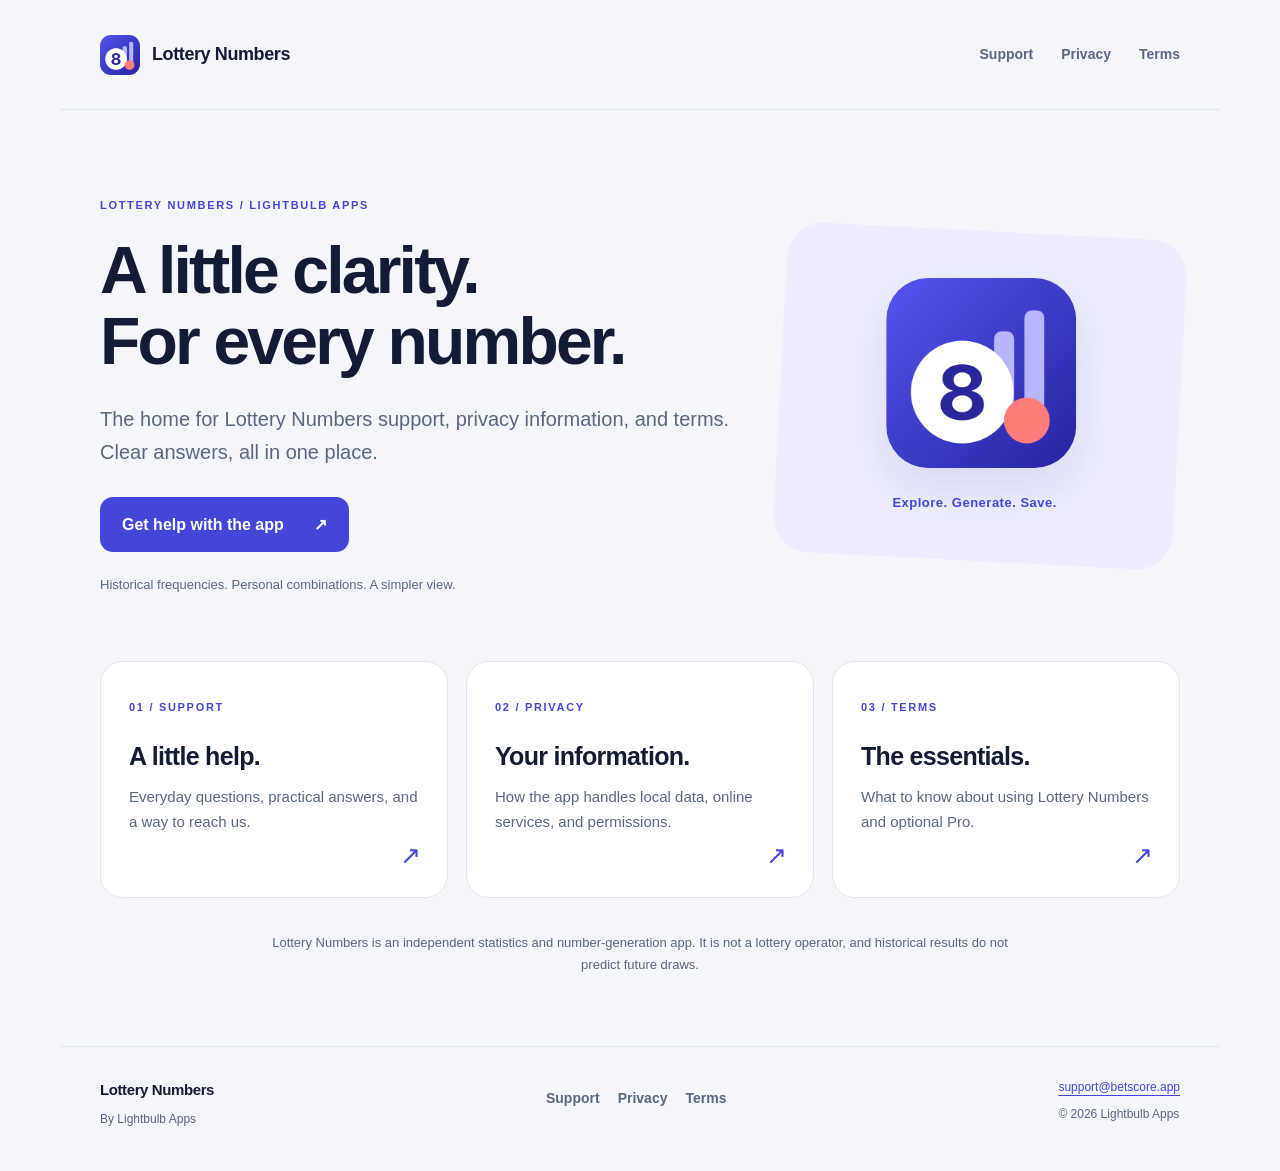
<file: index.html>
<!doctype html>
<html lang="en"><head><meta charset="utf-8"><meta name="viewport" content="width=device-width,initial-scale=1"><meta name="description" content="Official support, Privacy Policy and Terms &amp; Conditions for Lottery Numbers by Lightbulb Apps."><meta name="theme-color" content="#4545d8"><title>Support, privacy &amp; terms · Lottery Numbers</title><link rel="canonical" href="https://atanasovdejan.github.io/lottery-website/"><link rel="icon" href="./assets/lottery-icon.png"><link rel="stylesheet" href="./assets/style.css"></head>
<body><a class="skip" href="#main">Skip to content</a><header class="site-header"><a class="brand" href="./"><img src="./assets/lottery-icon.png" width="40" height="40" alt=""><span>Lottery Numbers</span></a><nav aria-label="Main navigation"><a href="./support/">Support</a><a href="./privacy/">Privacy</a><a href="./terms/">Terms</a></nav></header><main id="main"><section class="hero"><div><p class="eyebrow">LOTTERY NUMBERS / LIGHTBULB APPS</p><h1>A little clarity.<br>For every number.</h1><p class="lead">The home for Lottery Numbers support, privacy information, and terms. Clear answers, all in one place.</p><a class="button" href="./support/">Get help with the app <span aria-hidden="true">↗</span></a><p class="hero-note">Historical frequencies. Personal combinations. A simpler view.</p></div><div class="hero-art" aria-hidden="true"><img src="./assets/lottery-icon.png" alt="" width="230" height="230"><span>Explore. Generate. Save.</span></div></section><section class="resource-grid" aria-label="Resources"><a class="resource" href="./support/"><span class="eyebrow">01 / SUPPORT</span><h2>A little help.</h2><p>Everyday questions, practical answers, and a way to reach us.</p><span class="arrow" aria-hidden="true">↗</span></a><a class="resource" href="./privacy/"><span class="eyebrow">02 / PRIVACY</span><h2>Your information.</h2><p>How the app handles local data, online services, and permissions.</p><span class="arrow" aria-hidden="true">↗</span></a><a class="resource" href="./terms/"><span class="eyebrow">03 / TERMS</span><h2>The essentials.</h2><p>What to know about using Lottery Numbers and optional Pro.</p><span class="arrow" aria-hidden="true">↗</span></a></section><p class="disclaimer">Lottery Numbers is an independent statistics and number-generation app. It is not a lottery operator, and historical results do not predict future draws.</p></main><footer><div><a class="brand" href="./">Lottery Numbers</a><p>By Lightbulb Apps</p></div><nav aria-label="Footer navigation"><a href="./support/">Support</a><a href="./privacy/">Privacy</a><a href="./terms/">Terms</a></nav><div><a href="mailto:support@betscore.app">support@betscore.app</a><p>© 2026 Lightbulb Apps</p></div></footer></body></html>
</file>
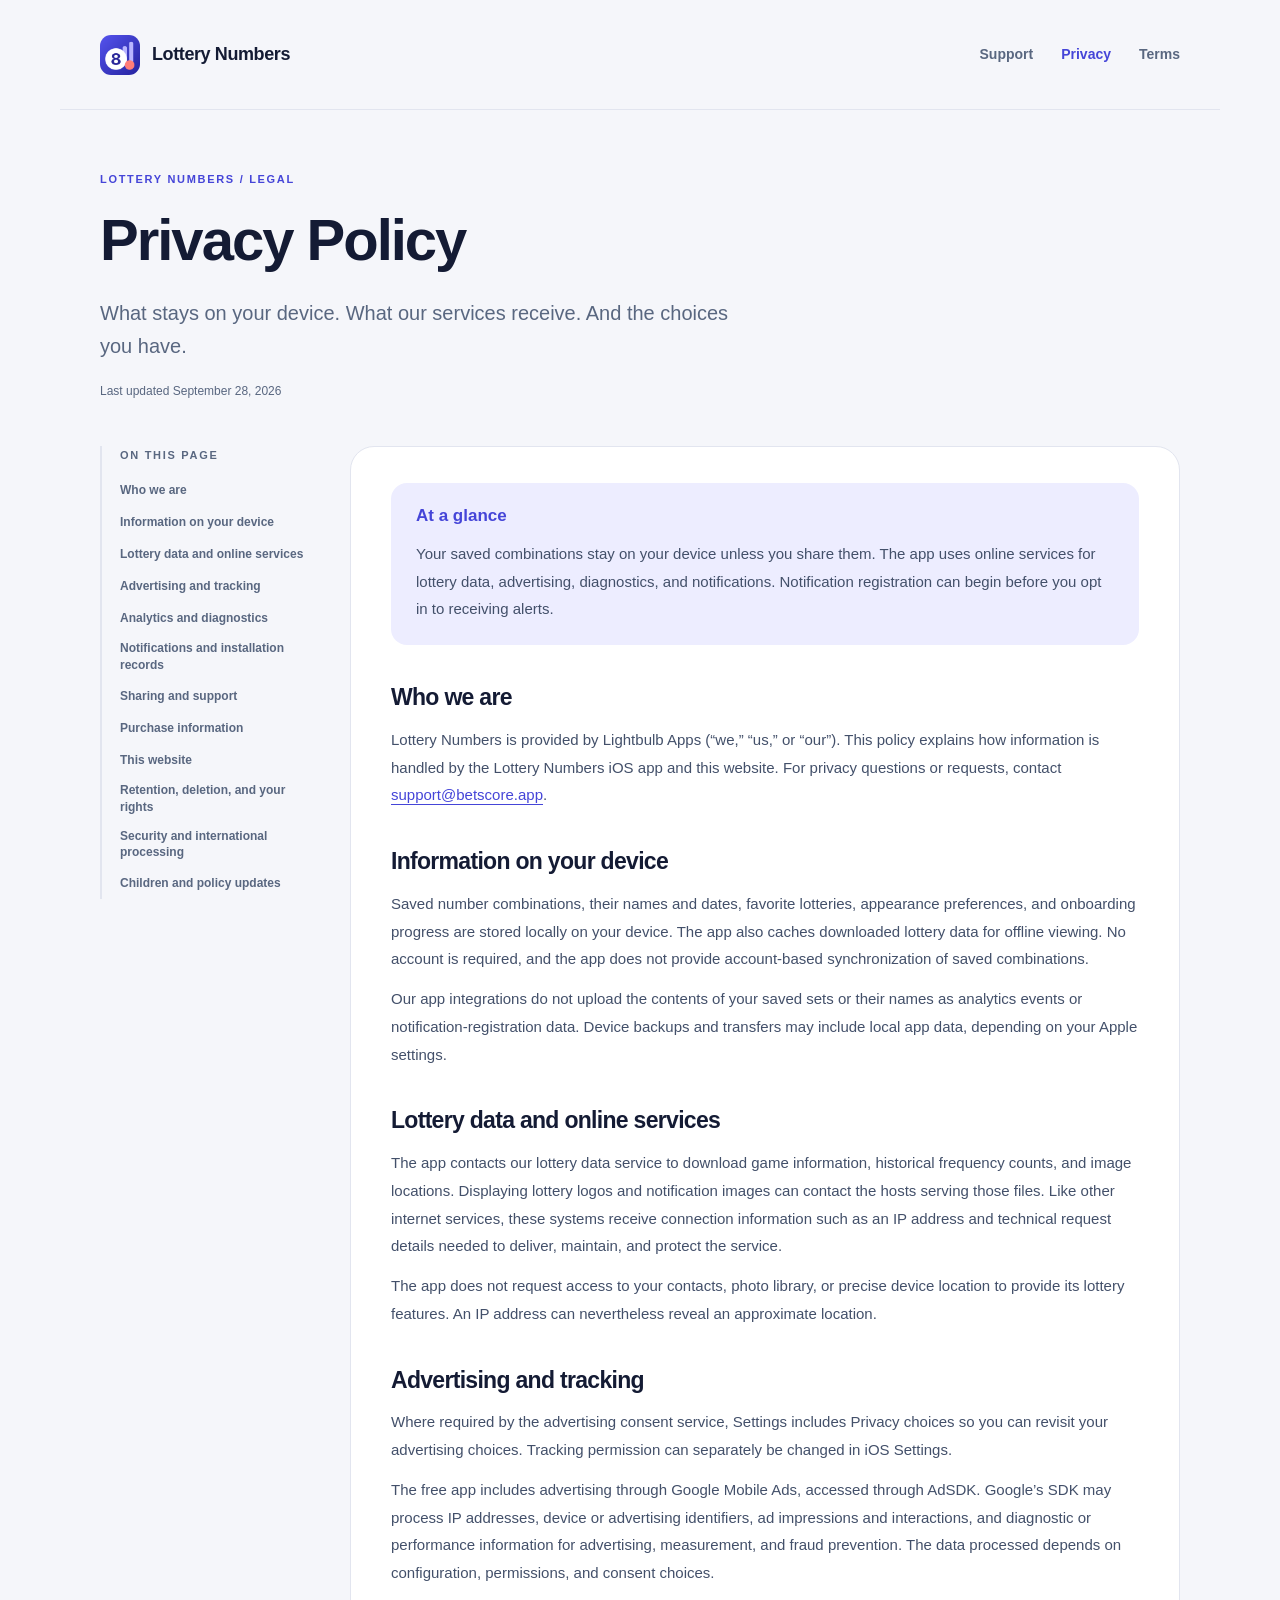
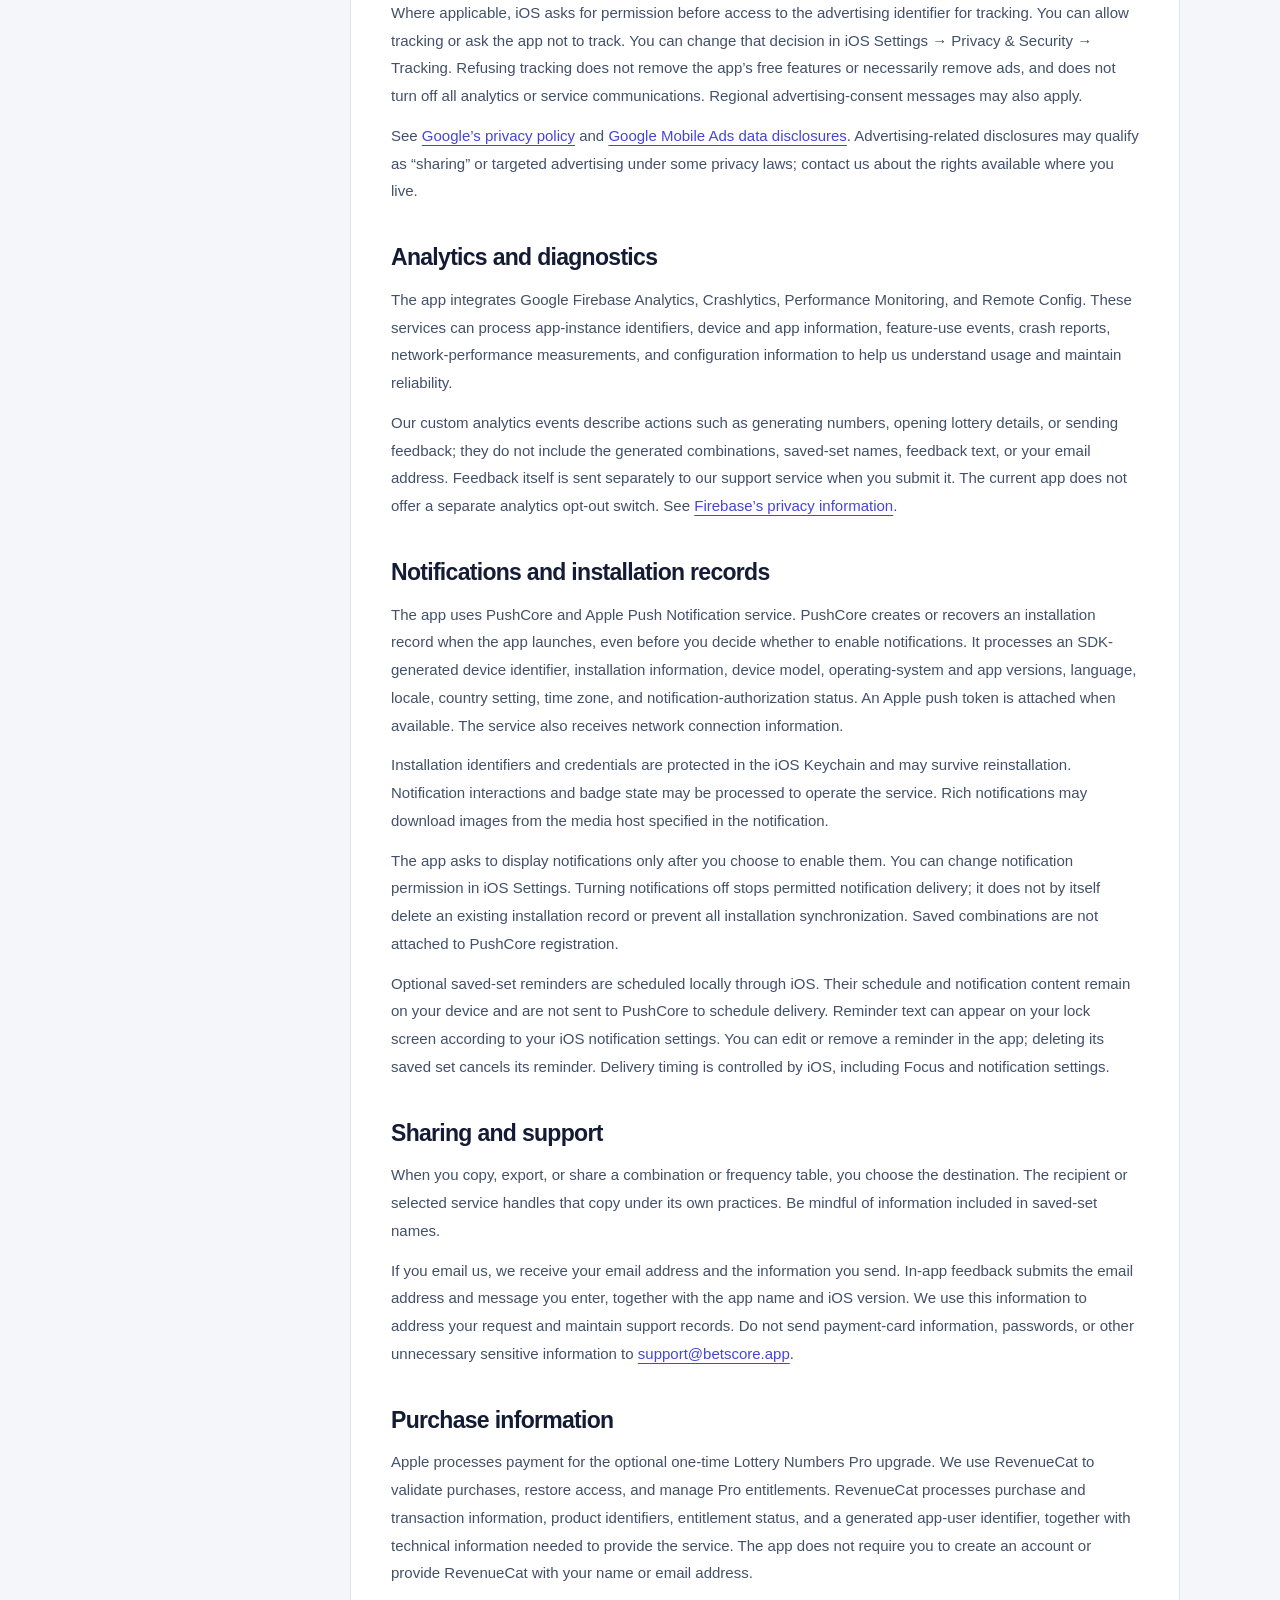
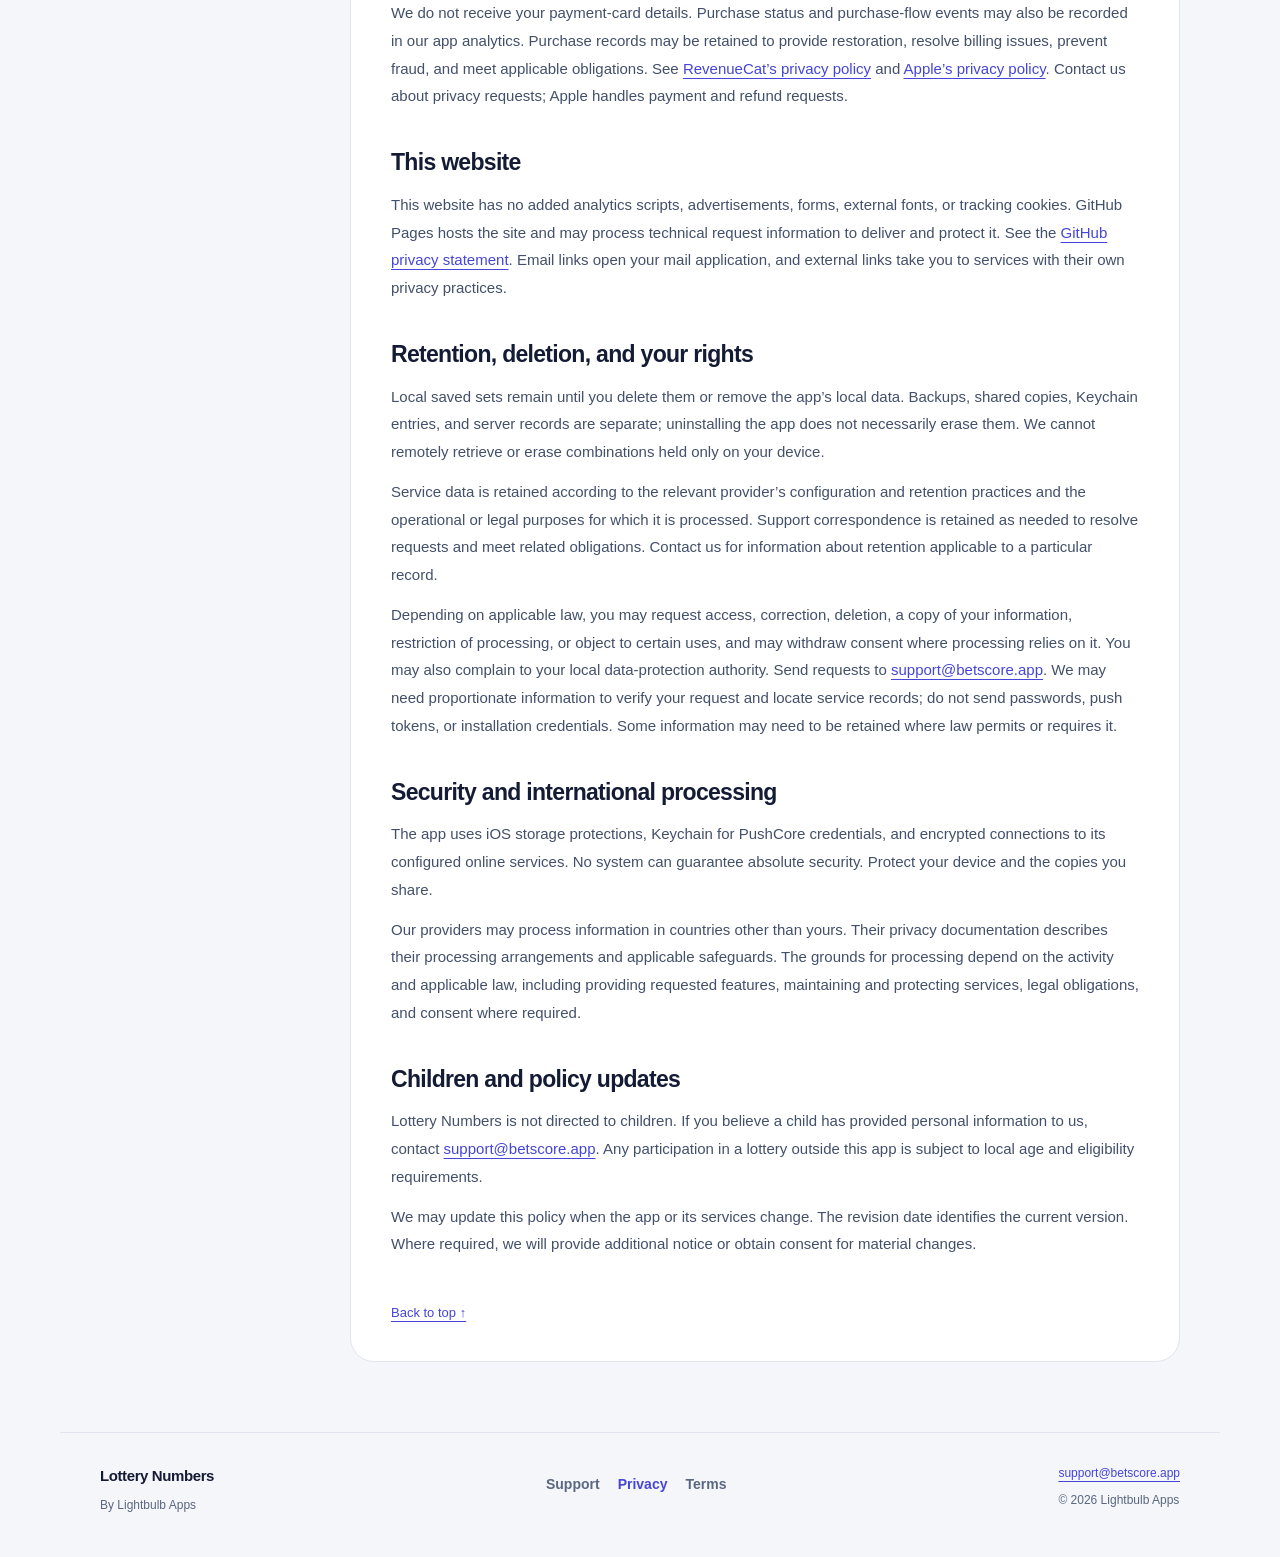
<file: privacy/index.html>
<!doctype html>
<html lang="en"><head><meta charset="utf-8"><meta name="viewport" content="width=device-width,initial-scale=1"><meta name="description" content="What stays on your device. What our services receive. And the choices you have."><meta name="theme-color" content="#4545d8"><title>Privacy Policy · Lottery Numbers</title><link rel="canonical" href="https://atanasovdejan.github.io/lottery-website/privacy/"><link rel="icon" href="../assets/lottery-icon.png"><link rel="stylesheet" href="../assets/style.css"></head>
<body><a class="skip" href="#main">Skip to content</a><header class="site-header"><a class="brand" href="../"><img src="../assets/lottery-icon.png" width="40" height="40" alt=""><span>Lottery Numbers</span></a><nav aria-label="Main navigation"><a href="../support/">Support</a><a href="../privacy/" aria-current="page">Privacy</a><a href="../terms/">Terms</a></nav></header><main id="main"><div class="page-heading"><p class="eyebrow">LOTTERY NUMBERS / LEGAL</p><h1>Privacy Policy</h1><p class="lead">What stays on your device. What our services receive. And the choices you have.</p><p class="updated">Last updated September 28, 2026</p></div><div class="document-layout"><aside><nav aria-label="On this page"><p class="eyebrow">ON THIS PAGE</p><a href="#who-we-are">Who we are</a><a href="#on-your-device">Information on your device</a><a href="#online-services">Lottery data and online services</a><a href="#advertising">Advertising and tracking</a><a href="#analytics">Analytics and diagnostics</a><a href="#notifications">Notifications and installation records</a><a href="#sharing-support">Sharing and support</a><a href="#purchases">Purchase information</a><a href="#website">This website</a><a href="#retention-rights">Retention, deletion, and your rights</a><a href="#security">Security and international processing</a><a href="#children-changes">Children and policy updates</a></nav></aside><article><div class="callout"><h2>At a glance</h2><p>Your saved combinations stay on your device unless you share them. The app uses online services for lottery data, advertising, diagnostics, and notifications. Notification registration can begin before you opt in to receiving alerts.</p></div><section id="who-we-are"><h2>Who we are</h2><p>Lottery Numbers is provided by Lightbulb Apps (“we,” “us,” or “our”). This policy explains how information is handled by the Lottery Numbers iOS app and this website. For privacy questions or requests, contact <a href="mailto:support@betscore.app">support@betscore.app</a>.</p></section><section id="on-your-device"><h2>Information on your device</h2><p>Saved number combinations, their names and dates, favorite lotteries, appearance preferences, and onboarding progress are stored locally on your device. The app also caches downloaded lottery data for offline viewing. No account is required, and the app does not provide account-based synchronization of saved combinations.</p><p>Our app integrations do not upload the contents of your saved sets or their names as analytics events or notification-registration data. Device backups and transfers may include local app data, depending on your Apple settings.</p></section><section id="online-services"><h2>Lottery data and online services</h2><p>The app contacts our lottery data service to download game information, historical frequency counts, and image locations. Displaying lottery logos and notification images can contact the hosts serving those files. Like other internet services, these systems receive connection information such as an IP address and technical request details needed to deliver, maintain, and protect the service.</p><p>The app does not request access to your contacts, photo library, or precise device location to provide its lottery features. An IP address can nevertheless reveal an approximate location.</p></section><section id="advertising"><h2>Advertising and tracking</h2><p>Where required by the advertising consent service, Settings includes Privacy choices so you can revisit your advertising choices. Tracking permission can separately be changed in iOS Settings.</p><p>The free app includes advertising through Google Mobile Ads, accessed through AdSDK. Google’s SDK may process IP addresses, device or advertising identifiers, ad impressions and interactions, and diagnostic or performance information for advertising, measurement, and fraud prevention. The data processed depends on configuration, permissions, and consent choices.</p><p>Where applicable, iOS asks for permission before access to the advertising identifier for tracking. You can allow tracking or ask the app not to track. You can change that decision in iOS Settings → Privacy &amp; Security → Tracking. Refusing tracking does not remove the app’s free features or necessarily remove ads, and does not turn off all analytics or service communications. Regional advertising-consent messages may also apply.</p><p>See <a href="https://policies.google.com/privacy">Google’s privacy policy</a> and <a href="https://developers.google.com/admob/ios/privacy/data-disclosure">Google Mobile Ads data disclosures</a>. Advertising-related disclosures may qualify as “sharing” or targeted advertising under some privacy laws; contact us about the rights available where you live.</p></section><section id="analytics"><h2>Analytics and diagnostics</h2><p>The app integrates Google Firebase Analytics, Crashlytics, Performance Monitoring, and Remote Config. These services can process app-instance identifiers, device and app information, feature-use events, crash reports, network-performance measurements, and configuration information to help us understand usage and maintain reliability.</p><p>Our custom analytics events describe actions such as generating numbers, opening lottery details, or sending feedback; they do not include the generated combinations, saved-set names, feedback text, or your email address. Feedback itself is sent separately to our support service when you submit it. The current app does not offer a separate analytics opt-out switch. See <a href="https://firebase.google.com/support/privacy">Firebase’s privacy information</a>.</p></section><section id="notifications"><h2>Notifications and installation records</h2><p>The app uses PushCore and Apple Push Notification service. PushCore creates or recovers an installation record when the app launches, even before you decide whether to enable notifications. It processes an SDK-generated device identifier, installation information, device model, operating-system and app versions, language, locale, country setting, time zone, and notification-authorization status. An Apple push token is attached when available. The service also receives network connection information.</p><p>Installation identifiers and credentials are protected in the iOS Keychain and may survive reinstallation. Notification interactions and badge state may be processed to operate the service. Rich notifications may download images from the media host specified in the notification.</p><p>The app asks to display notifications only after you choose to enable them. You can change notification permission in iOS Settings. Turning notifications off stops permitted notification delivery; it does not by itself delete an existing installation record or prevent all installation synchronization. Saved combinations are not attached to PushCore registration.</p><p>Optional saved-set reminders are scheduled locally through iOS. Their schedule and notification content remain on your device and are not sent to PushCore to schedule delivery. Reminder text can appear on your lock screen according to your iOS notification settings. You can edit or remove a reminder in the app; deleting its saved set cancels its reminder. Delivery timing is controlled by iOS, including Focus and notification settings.</p></section><section id="sharing-support"><h2>Sharing and support</h2><p>When you copy, export, or share a combination or frequency table, you choose the destination. The recipient or selected service handles that copy under its own practices. Be mindful of information included in saved-set names.</p><p>If you email us, we receive your email address and the information you send. In-app feedback submits the email address and message you enter, together with the app name and iOS version. We use this information to address your request and maintain support records. Do not send payment-card information, passwords, or other unnecessary sensitive information to <a href="mailto:support@betscore.app">support@betscore.app</a>.</p></section><section id="purchases"><h2>Purchase information</h2><p>Apple processes payment for the optional one-time Lottery Numbers Pro upgrade. We use RevenueCat to validate purchases, restore access, and manage Pro entitlements. RevenueCat processes purchase and transaction information, product identifiers, entitlement status, and a generated app-user identifier, together with technical information needed to provide the service. The app does not require you to create an account or provide RevenueCat with your name or email address.</p><p>We do not receive your payment-card details. Purchase status and purchase-flow events may also be recorded in our app analytics. Purchase records may be retained to provide restoration, resolve billing issues, prevent fraud, and meet applicable obligations. See <a href="https://www.revenuecat.com/privacy/">RevenueCat’s privacy policy</a> and <a href="https://www.apple.com/legal/privacy/">Apple’s privacy policy</a>. Contact us about privacy requests; Apple handles payment and refund requests.</p></section><section id="website"><h2>This website</h2><p>This website has no added analytics scripts, advertisements, forms, external fonts, or tracking cookies. GitHub Pages hosts the site and may process technical request information to deliver and protect it. See the <a href="https://docs.github.com/en/site-policy/privacy-policies/github-general-privacy-statement">GitHub privacy statement</a>. Email links open your mail application, and external links take you to services with their own privacy practices.</p></section><section id="retention-rights"><h2>Retention, deletion, and your rights</h2><p>Local saved sets remain until you delete them or remove the app’s local data. Backups, shared copies, Keychain entries, and server records are separate; uninstalling the app does not necessarily erase them. We cannot remotely retrieve or erase combinations held only on your device.</p><p>Service data is retained according to the relevant provider’s configuration and retention practices and the operational or legal purposes for which it is processed. Support correspondence is retained as needed to resolve requests and meet related obligations. Contact us for information about retention applicable to a particular record.</p><p>Depending on applicable law, you may request access, correction, deletion, a copy of your information, restriction of processing, or object to certain uses, and may withdraw consent where processing relies on it. You may also complain to your local data-protection authority. Send requests to <a href="mailto:support@betscore.app">support@betscore.app</a>. We may need proportionate information to verify your request and locate service records; do not send passwords, push tokens, or installation credentials. Some information may need to be retained where law permits or requires it.</p></section><section id="security"><h2>Security and international processing</h2><p>The app uses iOS storage protections, Keychain for PushCore credentials, and encrypted connections to its configured online services. No system can guarantee absolute security. Protect your device and the copies you share.</p><p>Our providers may process information in countries other than yours. Their privacy documentation describes their processing arrangements and applicable safeguards. The grounds for processing depend on the activity and applicable law, including providing requested features, maintaining and protecting services, legal obligations, and consent where required.</p></section><section id="children-changes"><h2>Children and policy updates</h2><p>Lottery Numbers is not directed to children. If you believe a child has provided personal information to us, contact <a href="mailto:support@betscore.app">support@betscore.app</a>. Any participation in a lottery outside this app is subject to local age and eligibility requirements.</p><p>We may update this policy when the app or its services change. The revision date identifies the current version. Where required, we will provide additional notice or obtain consent for material changes.</p></section><a class="back-top" href="#main">Back to top ↑</a></article></div></main><footer><div><a class="brand" href="../">Lottery Numbers</a><p>By Lightbulb Apps</p></div><nav aria-label="Footer navigation"><a href="../support/">Support</a><a href="../privacy/" aria-current="page">Privacy</a><a href="../terms/">Terms</a></nav><div><a href="mailto:support@betscore.app">support@betscore.app</a><p>© 2026 Lightbulb Apps</p></div></footer></body></html>
</file>
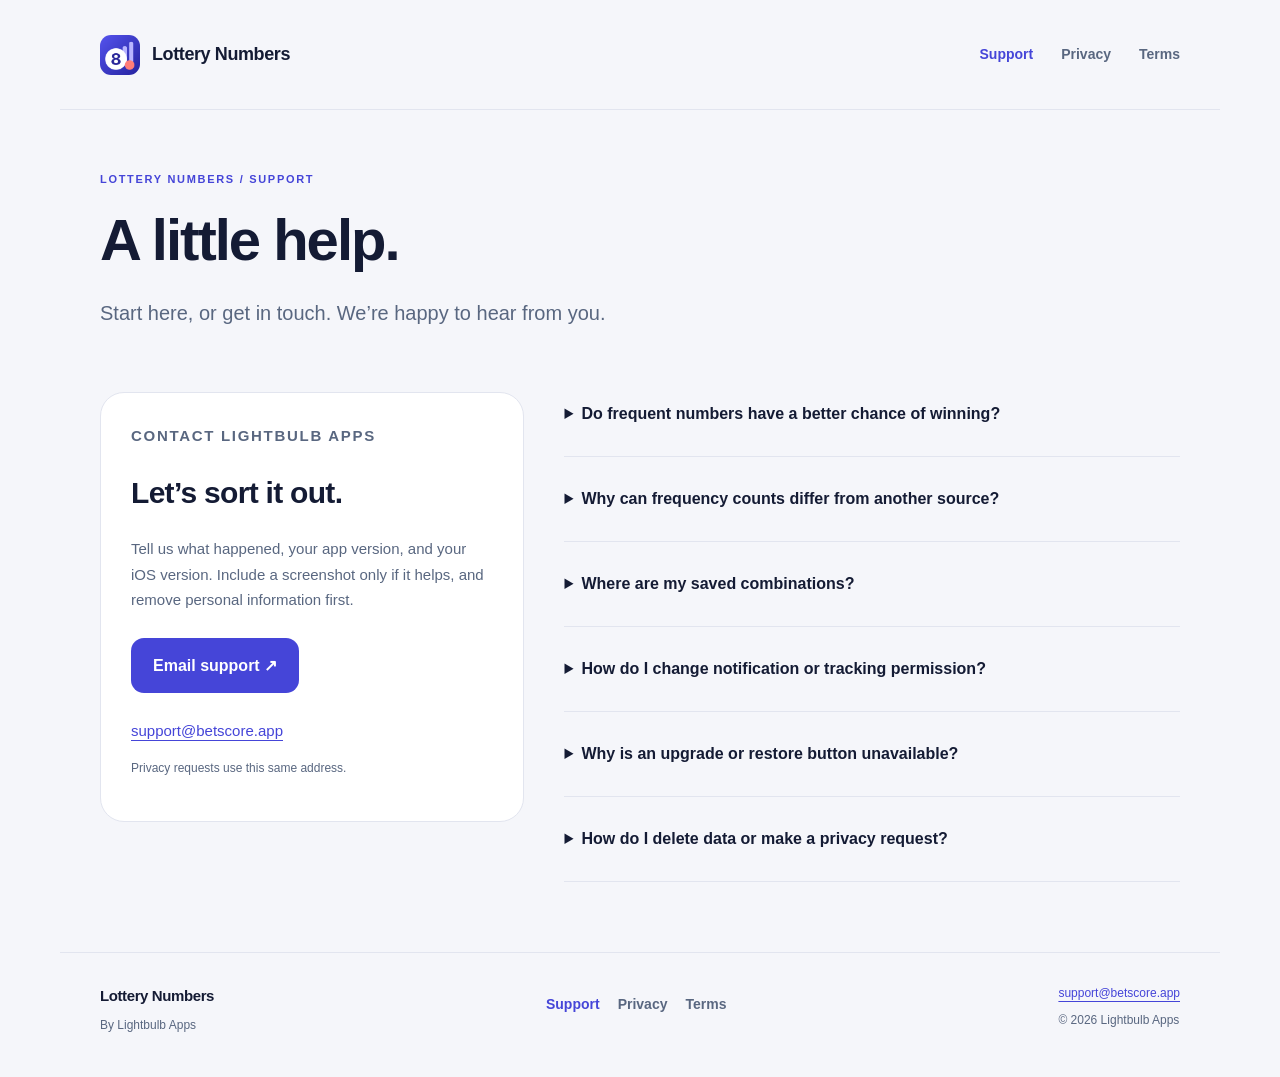
<file: support/index.html>
<!doctype html>
<html lang="en"><head><meta charset="utf-8"><meta name="viewport" content="width=device-width,initial-scale=1"><meta name="description" content="Help with saved combinations, frequency data, permissions, and purchases in Lottery Numbers."><meta name="theme-color" content="#4545d8"><title>Support · Lottery Numbers</title><link rel="canonical" href="https://atanasovdejan.github.io/lottery-website/support/"><link rel="icon" href="../assets/lottery-icon.png"><link rel="stylesheet" href="../assets/style.css"></head>
<body><a class="skip" href="#main">Skip to content</a><header class="site-header"><a class="brand" href="../"><img src="../assets/lottery-icon.png" width="40" height="40" alt=""><span>Lottery Numbers</span></a><nav aria-label="Main navigation"><a href="../support/" aria-current="page">Support</a><a href="../privacy/">Privacy</a><a href="../terms/">Terms</a></nav></header><main id="main"><div class="page-heading"><p class="eyebrow">LOTTERY NUMBERS / SUPPORT</p><h1>A little help.</h1><p class="lead">Start here, or get in touch. We’re happy to hear from you.</p></div><div class="support-grid"><section class="contact-card"><p class="eyebrow">CONTACT LIGHTBULB APPS</p><h2>Let’s sort it out.</h2><p>Tell us what happened, your app version, and your iOS version. Include a screenshot only if it helps, and remove personal information first.</p><a class="button" href="mailto:support@betscore.app">Email support ↗</a><p><a href="mailto:support@betscore.app">support@betscore.app</a></p><p class="muted">Privacy requests use this same address.</p></section><section class="faq" aria-label="Frequently asked questions"><details><summary>Do frequent numbers have a better chance of winning?</summary><p>No. Frequency counts describe previous draws. In a fair random draw, past appearances do not make a valid combination more likely to win. Generated combinations are not predictions or tickets.</p></details><details><summary>Why can frequency counts differ from another source?</summary><p>Sources can use different date ranges or game-rule periods. Refresh downloads the available dataset; it does not guarantee that the latest draw has been included. Verify results and current rules with the official lottery operator.</p></details><details><summary>Where are my saved combinations?</summary><p>Saved sets and favorites stay locally on your device. There is no app account or account-based recovery service. Keep any shared copies you need before deleting the app or changing devices; device-backup behavior depends on your Apple settings.</p></details><details><summary>How do I change notification or tracking permission?</summary><p>Open iOS Settings to manage Lottery Numbers notifications. Tracking permission is under Privacy & Security → Tracking. Turning notifications off does not automatically delete an existing PushCore installation record.</p></details><details><summary>Why is an upgrade or restore button unavailable?</summary><p>An upgrade can be unavailable if the store offer cannot be loaded. Check your internet connection and try again. A disabled button does not charge your account. To recover a previous Pro purchase, use Restore purchases in Settings or on the upgrade screen with the Apple Account used to buy it. Pro is a one-time purchase, not a recurring subscription. Contact us if your purchase still does not unlock Pro.</p></details><details><summary>How do I delete data or make a privacy request?</summary><p>Delete individual saved sets from the Saved screen. Shared copies, backups, and server records are separate. For information held by our services, contact <a href="mailto:support@betscore.app">support@betscore.app</a>; please do not send passwords, tokens, or installation credentials.</p></details></section></div></main><footer><div><a class="brand" href="../">Lottery Numbers</a><p>By Lightbulb Apps</p></div><nav aria-label="Footer navigation"><a href="../support/" aria-current="page">Support</a><a href="../privacy/">Privacy</a><a href="../terms/">Terms</a></nav><div><a href="mailto:support@betscore.app">support@betscore.app</a><p>© 2026 Lightbulb Apps</p></div></footer></body></html>
</file>
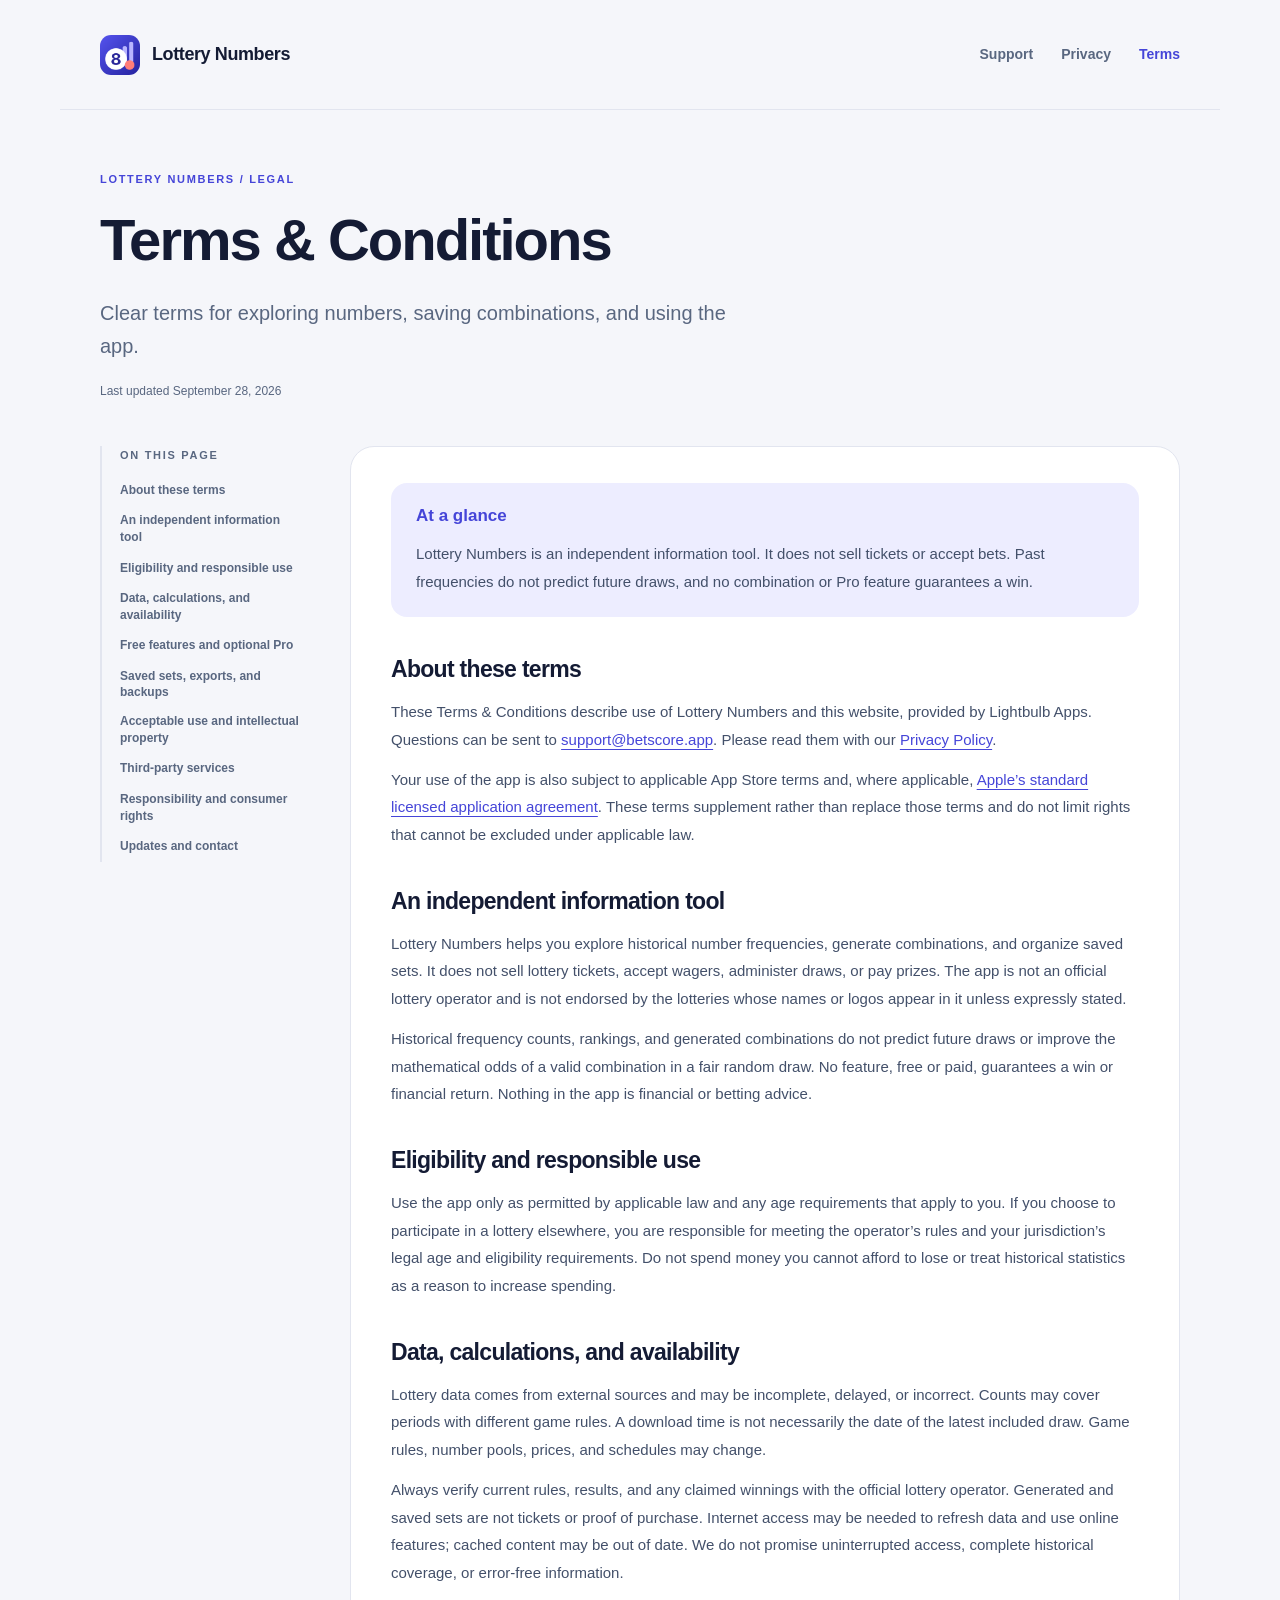
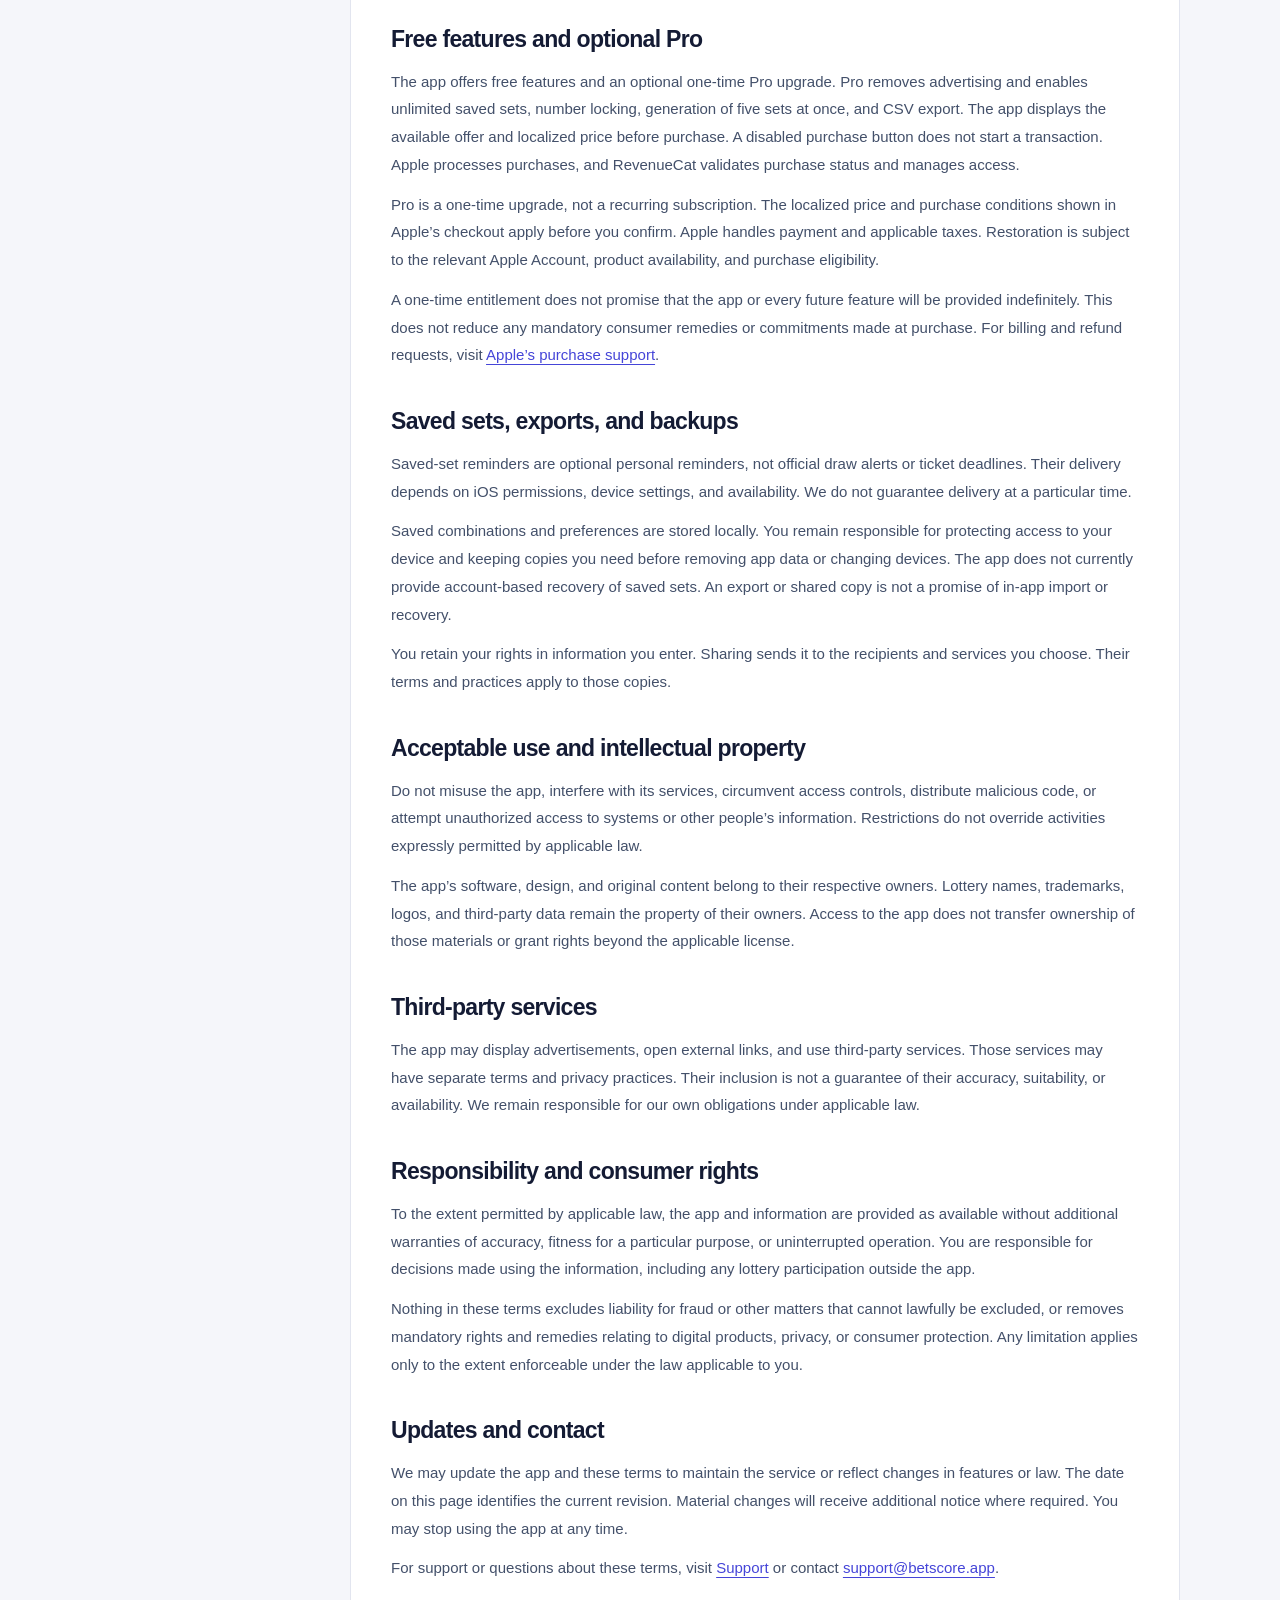
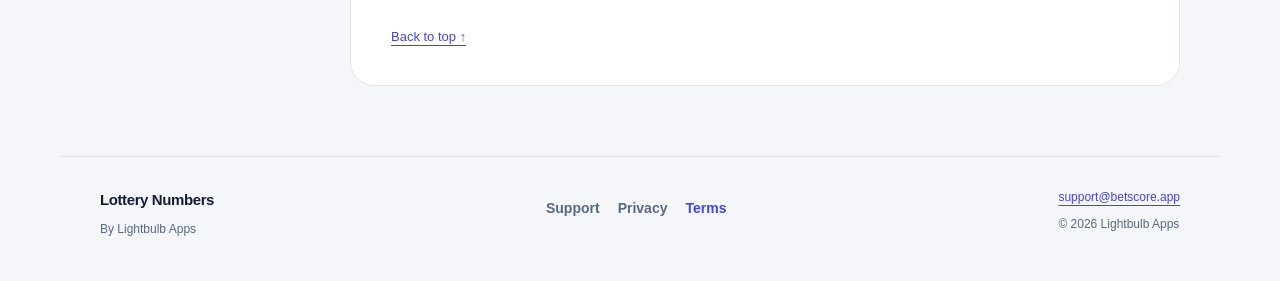
<file: terms/index.html>
<!doctype html>
<html lang="en"><head><meta charset="utf-8"><meta name="viewport" content="width=device-width,initial-scale=1"><meta name="description" content="Clear terms for exploring numbers, saving combinations, and using the app."><meta name="theme-color" content="#4545d8"><title>Terms &amp; Conditions · Lottery Numbers</title><link rel="canonical" href="https://atanasovdejan.github.io/lottery-website/terms/"><link rel="icon" href="../assets/lottery-icon.png"><link rel="stylesheet" href="../assets/style.css"></head>
<body><a class="skip" href="#main">Skip to content</a><header class="site-header"><a class="brand" href="../"><img src="../assets/lottery-icon.png" width="40" height="40" alt=""><span>Lottery Numbers</span></a><nav aria-label="Main navigation"><a href="../support/">Support</a><a href="../privacy/">Privacy</a><a href="../terms/" aria-current="page">Terms</a></nav></header><main id="main"><div class="page-heading"><p class="eyebrow">LOTTERY NUMBERS / LEGAL</p><h1>Terms &amp; Conditions</h1><p class="lead">Clear terms for exploring numbers, saving combinations, and using the app.</p><p class="updated">Last updated September 28, 2026</p></div><div class="document-layout"><aside><nav aria-label="On this page"><p class="eyebrow">ON THIS PAGE</p><a href="#about">About these terms</a><a href="#purpose">An independent information tool</a><a href="#eligibility">Eligibility and responsible use</a><a href="#accuracy">Data, calculations, and availability</a><a href="#pro">Free features and optional Pro</a><a href="#local-data">Saved sets, exports, and backups</a><a href="#acceptable-use">Acceptable use and intellectual property</a><a href="#third-parties">Third-party services</a><a href="#responsibility">Responsibility and consumer rights</a><a href="#changes">Updates and contact</a></nav></aside><article><div class="callout"><h2>At a glance</h2><p>Lottery Numbers is an independent information tool. It does not sell tickets or accept bets. Past frequencies do not predict future draws, and no combination or Pro feature guarantees a win.</p></div><section id="about"><h2>About these terms</h2><p>These Terms &amp; Conditions describe use of Lottery Numbers and this website, provided by Lightbulb Apps. Questions can be sent to <a href="mailto:support@betscore.app">support@betscore.app</a>. Please read them with our <a href="../privacy/">Privacy Policy</a>.</p><p>Your use of the app is also subject to applicable App Store terms and, where applicable, <a href="https://www.apple.com/legal/internet-services/itunes/dev/stdeula/">Apple’s standard licensed application agreement</a>. These terms supplement rather than replace those terms and do not limit rights that cannot be excluded under applicable law.</p></section><section id="purpose"><h2>An independent information tool</h2><p>Lottery Numbers helps you explore historical number frequencies, generate combinations, and organize saved sets. It does not sell lottery tickets, accept wagers, administer draws, or pay prizes. The app is not an official lottery operator and is not endorsed by the lotteries whose names or logos appear in it unless expressly stated.</p><p>Historical frequency counts, rankings, and generated combinations do not predict future draws or improve the mathematical odds of a valid combination in a fair random draw. No feature, free or paid, guarantees a win or financial return. Nothing in the app is financial or betting advice.</p></section><section id="eligibility"><h2>Eligibility and responsible use</h2><p>Use the app only as permitted by applicable law and any age requirements that apply to you. If you choose to participate in a lottery elsewhere, you are responsible for meeting the operator’s rules and your jurisdiction’s legal age and eligibility requirements. Do not spend money you cannot afford to lose or treat historical statistics as a reason to increase spending.</p></section><section id="accuracy"><h2>Data, calculations, and availability</h2><p>Lottery data comes from external sources and may be incomplete, delayed, or incorrect. Counts may cover periods with different game rules. A download time is not necessarily the date of the latest included draw. Game rules, number pools, prices, and schedules may change.</p><p>Always verify current rules, results, and any claimed winnings with the official lottery operator. Generated and saved sets are not tickets or proof of purchase. Internet access may be needed to refresh data and use online features; cached content may be out of date. We do not promise uninterrupted access, complete historical coverage, or error-free information.</p></section><section id="pro"><h2>Free features and optional Pro</h2><p>The app offers free features and an optional one-time Pro upgrade. Pro removes advertising and enables unlimited saved sets, number locking, generation of five sets at once, and CSV export. The app displays the available offer and localized price before purchase. A disabled purchase button does not start a transaction. Apple processes purchases, and RevenueCat validates purchase status and manages access.</p><p>Pro is a one-time upgrade, not a recurring subscription. The localized price and purchase conditions shown in Apple’s checkout apply before you confirm. Apple handles payment and applicable taxes. Restoration is subject to the relevant Apple Account, product availability, and purchase eligibility.</p><p>A one-time entitlement does not promise that the app or every future feature will be provided indefinitely. This does not reduce any mandatory consumer remedies or commitments made at purchase. For billing and refund requests, visit <a href="https://reportaproblem.apple.com/">Apple’s purchase support</a>.</p></section><section id="local-data"><h2>Saved sets, exports, and backups</h2><p>Saved-set reminders are optional personal reminders, not official draw alerts or ticket deadlines. Their delivery depends on iOS permissions, device settings, and availability. We do not guarantee delivery at a particular time.</p><p>Saved combinations and preferences are stored locally. You remain responsible for protecting access to your device and keeping copies you need before removing app data or changing devices. The app does not currently provide account-based recovery of saved sets. An export or shared copy is not a promise of in-app import or recovery.</p><p>You retain your rights in information you enter. Sharing sends it to the recipients and services you choose. Their terms and practices apply to those copies.</p></section><section id="acceptable-use"><h2>Acceptable use and intellectual property</h2><p>Do not misuse the app, interfere with its services, circumvent access controls, distribute malicious code, or attempt unauthorized access to systems or other people’s information. Restrictions do not override activities expressly permitted by applicable law.</p><p>The app’s software, design, and original content belong to their respective owners. Lottery names, trademarks, logos, and third-party data remain the property of their owners. Access to the app does not transfer ownership of those materials or grant rights beyond the applicable license.</p></section><section id="third-parties"><h2>Third-party services</h2><p>The app may display advertisements, open external links, and use third-party services. Those services may have separate terms and privacy practices. Their inclusion is not a guarantee of their accuracy, suitability, or availability. We remain responsible for our own obligations under applicable law.</p></section><section id="responsibility"><h2>Responsibility and consumer rights</h2><p>To the extent permitted by applicable law, the app and information are provided as available without additional warranties of accuracy, fitness for a particular purpose, or uninterrupted operation. You are responsible for decisions made using the information, including any lottery participation outside the app.</p><p>Nothing in these terms excludes liability for fraud or other matters that cannot lawfully be excluded, or removes mandatory rights and remedies relating to digital products, privacy, or consumer protection. Any limitation applies only to the extent enforceable under the law applicable to you.</p></section><section id="changes"><h2>Updates and contact</h2><p>We may update the app and these terms to maintain the service or reflect changes in features or law. The date on this page identifies the current revision. Material changes will receive additional notice where required. You may stop using the app at any time.</p><p>For support or questions about these terms, visit <a href="../support/">Support</a> or contact <a href="mailto:support@betscore.app">support@betscore.app</a>.</p></section><a class="back-top" href="#main">Back to top ↑</a></article></div></main><footer><div><a class="brand" href="../">Lottery Numbers</a><p>By Lightbulb Apps</p></div><nav aria-label="Footer navigation"><a href="../support/">Support</a><a href="../privacy/">Privacy</a><a href="../terms/" aria-current="page">Terms</a></nav><div><a href="mailto:support@betscore.app">support@betscore.app</a><p>© 2026 Lightbulb Apps</p></div></footer></body></html>
</file>
<file: assets/style.css>
:root{color-scheme:light;--bg:#f5f6fa;--paper:#fff;--ink:#141b34;--muted:#596780;--accent:#4545d8;--line:#e2e5ef;--soft:#ededff}*{box-sizing:border-box}html{scroll-behavior:smooth;scroll-padding-top:30px}body{margin:0;background:var(--bg);color:var(--ink);font:16px/1.7 -apple-system,BlinkMacSystemFont,"Segoe UI",sans-serif}a{color:var(--accent);text-underline-offset:4px}a:hover{text-decoration-thickness:2px}a:focus-visible,summary:focus-visible{outline:3px solid var(--accent);outline-offset:5px;border-radius:4px}.skip{position:absolute;top:-100px;left:16px;padding:12px;background:white;z-index:5}.skip:focus{top:10px}.site-header,main,footer{max-width:1160px;margin:auto;padding-left:40px;padding-right:40px}.site-header{display:flex;align-items:center;justify-content:space-between;gap:20px;min-height:110px;border-bottom:1px solid var(--line)}.brand{display:inline-flex;align-items:center;gap:12px;text-decoration:none;color:var(--ink);font-size:18px;font-weight:750;letter-spacing:-.4px}.brand img{border-radius:11px}.site-header nav,footer nav{display:flex;flex-wrap:wrap;gap:28px}nav a{font-size:14px;text-decoration:none;color:var(--muted);font-weight:600;min-height:44px;display:inline-flex;align-items:center}nav a[aria-current]{color:var(--accent)}nav a:hover{color:var(--accent)}.hero{display:grid;grid-template-columns:1.6fr 1fr;gap:40px;align-items:center;padding:86px 0 64px}.eyebrow{font-size:11px;letter-spacing:1.7px;font-weight:750;color:var(--accent);margin:0 0 20px}h1{font-size:clamp(40px,5.5vw,66px);line-height:1.08;letter-spacing:-2.8px;margin:0 0 26px;font-weight:760}h2{line-height:1.25;font-size:25px;letter-spacing:-.7px}.lead{font-size:20px;line-height:1.65;max-width:640px;color:var(--muted);margin:0 0 28px}.button{display:inline-flex;align-items:center;justify-content:center;gap:30px;border-radius:13px;background:var(--accent);color:white;padding:14px 22px;font-weight:650;text-decoration:none}.button:hover{background:#3636b7}.hero-note{font-size:13px;color:var(--muted);margin:22px 0 0}.hero-art{min-height:330px;display:flex;flex-direction:column;justify-content:center;align-items:center;gap:24px;background:var(--soft);border-radius:36px;transform:rotate(3deg)}.hero-art img{width:190px;height:190px;border-radius:42px;transform:rotate(-3deg);box-shadow:0 20px 40px #34348b1c}.hero-art span{font-size:13px;letter-spacing:.5px;color:var(--accent);font-weight:600;transform:rotate(-3deg)}.resource-grid{display:grid;grid-template-columns:repeat(3,1fr);gap:18px}.resource{position:relative;border:1px solid var(--line);border-radius:23px;background:var(--paper);padding:30px 28px 62px;text-decoration:none;color:var(--ink)}.resource:hover{border-color:var(--accent)}.resource h2{margin:22px 0 12px}.resource p{color:var(--muted);font-size:15px;margin:0}.arrow{position:absolute;bottom:20px;right:26px;font-size:25px;color:var(--accent)}.disclaimer{max-width:770px;margin:34px auto 70px;text-align:center;font-size:13px;color:var(--muted)}footer{border-top:1px solid var(--line);padding-top:30px;padding-bottom:36px;display:flex;align-items:flex-start;justify-content:space-between;gap:24px;font-size:12px;color:var(--muted)}footer p{margin:6px 0}footer .brand{font-size:15px}footer nav{gap:18px}.page-heading{padding:60px 0 44px;max-width:800px}.page-heading h1{font-size:clamp(36px,5vw,58px);letter-spacing:-2px}.page-heading .lead{margin-bottom:18px}.updated{font-size:12px;color:var(--muted);margin:0}.document-layout{display:grid;grid-template-columns:205px minmax(0,1fr);gap:45px;align-items:start;margin-bottom:70px}aside{position:sticky;top:25px}aside nav{display:flex;flex-direction:column;border-left:2px solid var(--line);padding-left:18px}aside .eyebrow{color:var(--muted);margin-bottom:10px}aside nav a{font-size:12px;line-height:1.4;min-height:32px;padding:6px 0}article{background:white;border:1px solid var(--line);border-radius:24px;padding:36px 40px;min-width:0}article section{margin-top:38px;scroll-margin-top:30px}article h2{font-size:23px;margin:0 0 14px}article p{margin:12px 0;color:#43506a;font-size:15px;line-height:1.85;overflow-wrap:anywhere}.callout{padding:22px 25px;border-radius:16px;background:var(--soft)}.callout h2{font-size:17px;color:var(--accent);letter-spacing:0}.callout p{margin:0}.back-top{display:inline-block;margin-top:32px;font-size:13px}.support-grid{display:grid;grid-template-columns:1fr 1.45fr;gap:40px;align-items:start;margin-bottom:70px}.contact-card{background:white;border:1px solid var(--line);border-radius:24px;padding:30px}.contact-card h2{font-size:30px}.contact-card p{color:var(--muted);font-size:15px}.contact-card .button{margin:10px 0}.contact-card p.muted{font-size:12px}.faq details{border-bottom:1px solid var(--line);padding:20px 0}.faq details:first-child{padding-top:0}summary{cursor:pointer;font-weight:650;line-height:1.5;padding:10px 0}.faq p{font-size:15px;color:var(--muted);margin:10px 0 0}::selection{background:#dad9ff}@media(max-width:850px){.document-layout{grid-template-columns:1fr;gap:24px}aside{position:static}aside nav{display:grid;grid-template-columns:1fr 1fr;gap:0 18px;border-left:0;padding:18px 22px;background:var(--soft);border-radius:18px}aside .eyebrow{grid-column:1/-1}.hero{padding-top:55px;gap:25px}.hero-art{min-height:270px}.hero-art img{width:150px;height:150px}.resource{padding:24px 22px 60px}footer{flex-wrap:wrap}.support-grid{gap:25px;grid-template-columns:1fr 1.2fr}}@media(max-width:600px){.site-header,main,footer{padding-left:22px;padding-right:22px}.site-header{min-height:100px;flex-wrap:wrap;gap:0;padding-top:18px;padding-bottom:10px}.brand{font-size:17px}.brand img{width:32px;height:32px}.site-header nav{width:100%;gap:24px}.site-header nav a{min-height:38px}.hero{grid-template-columns:1fr;padding:42px 0 30px}.hero h1{font-size:45px;letter-spacing:-2px}.lead{font-size:18px}.hero-art{display:none}.resource-grid{grid-template-columns:1fr}.resource{padding:25px 25px 45px}.resource h2{margin-top:14px}.resource .eyebrow{font-size:10px}.disclaimer{text-align:left;margin:28px 0 45px}.page-heading{padding:40px 0 28px}.page-heading h1{font-size:40px;letter-spacing:-1.6px}.page-heading .lead{font-size:17px}article{padding:25px 22px;border-radius:20px}article h2{font-size:21px}.callout{padding:20px}.document-layout{margin-bottom:45px}aside nav a{font-size:12px;min-height:40px}.support-grid{grid-template-columns:1fr;gap:25px;margin-bottom:45px}.contact-card{padding:25px}.contact-card h2{font-size:27px}footer{display:grid;gap:16px}footer nav{gap:24px}}@media(prefers-reduced-motion:reduce){html{scroll-behavior:auto}}@media print{body{background:white;color:black;font-size:11pt}.site-header,footer,aside,.skip,.back-top{display:none}.page-heading{padding:0}.page-heading h1{font-size:30pt}.document-layout{display:block}article{border:0;padding:0}.callout{background:#eee}article section{break-inside:avoid}a{color:inherit}main{max-width:none;padding:0}}
</file>
